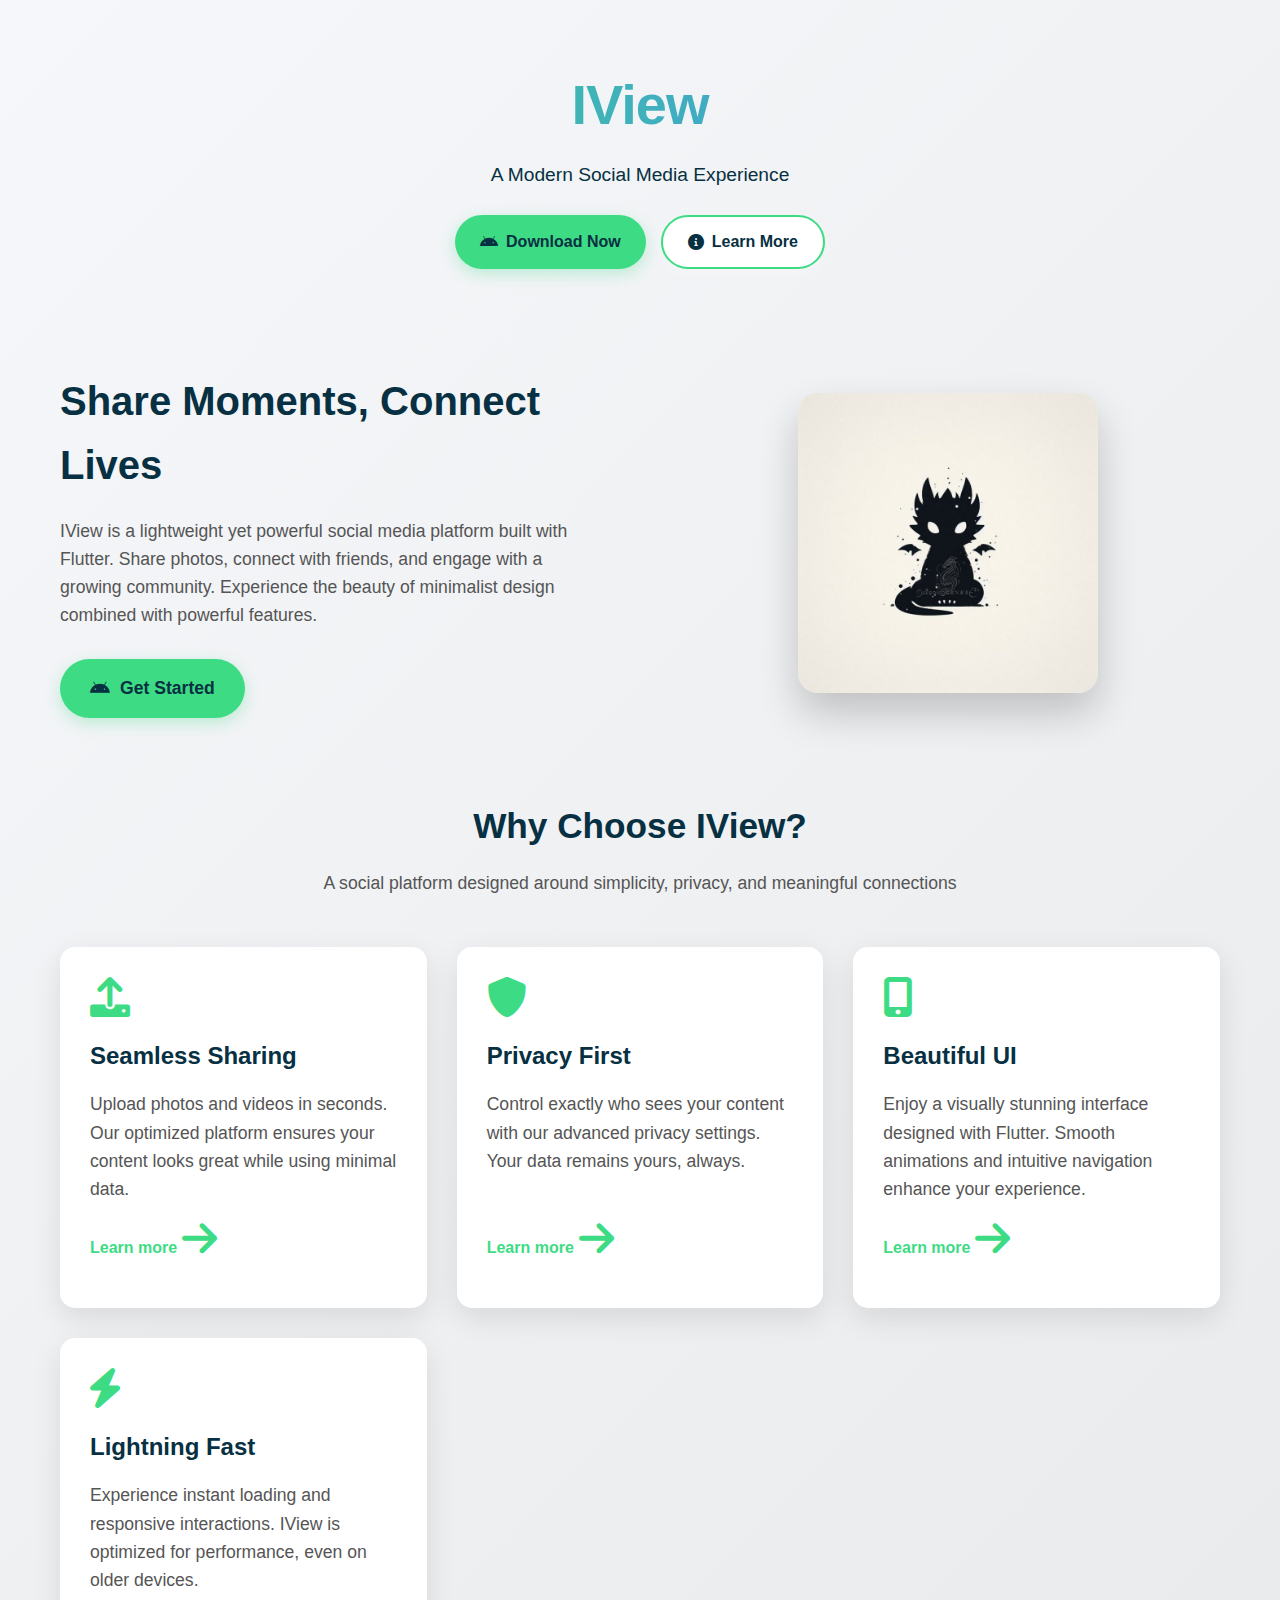
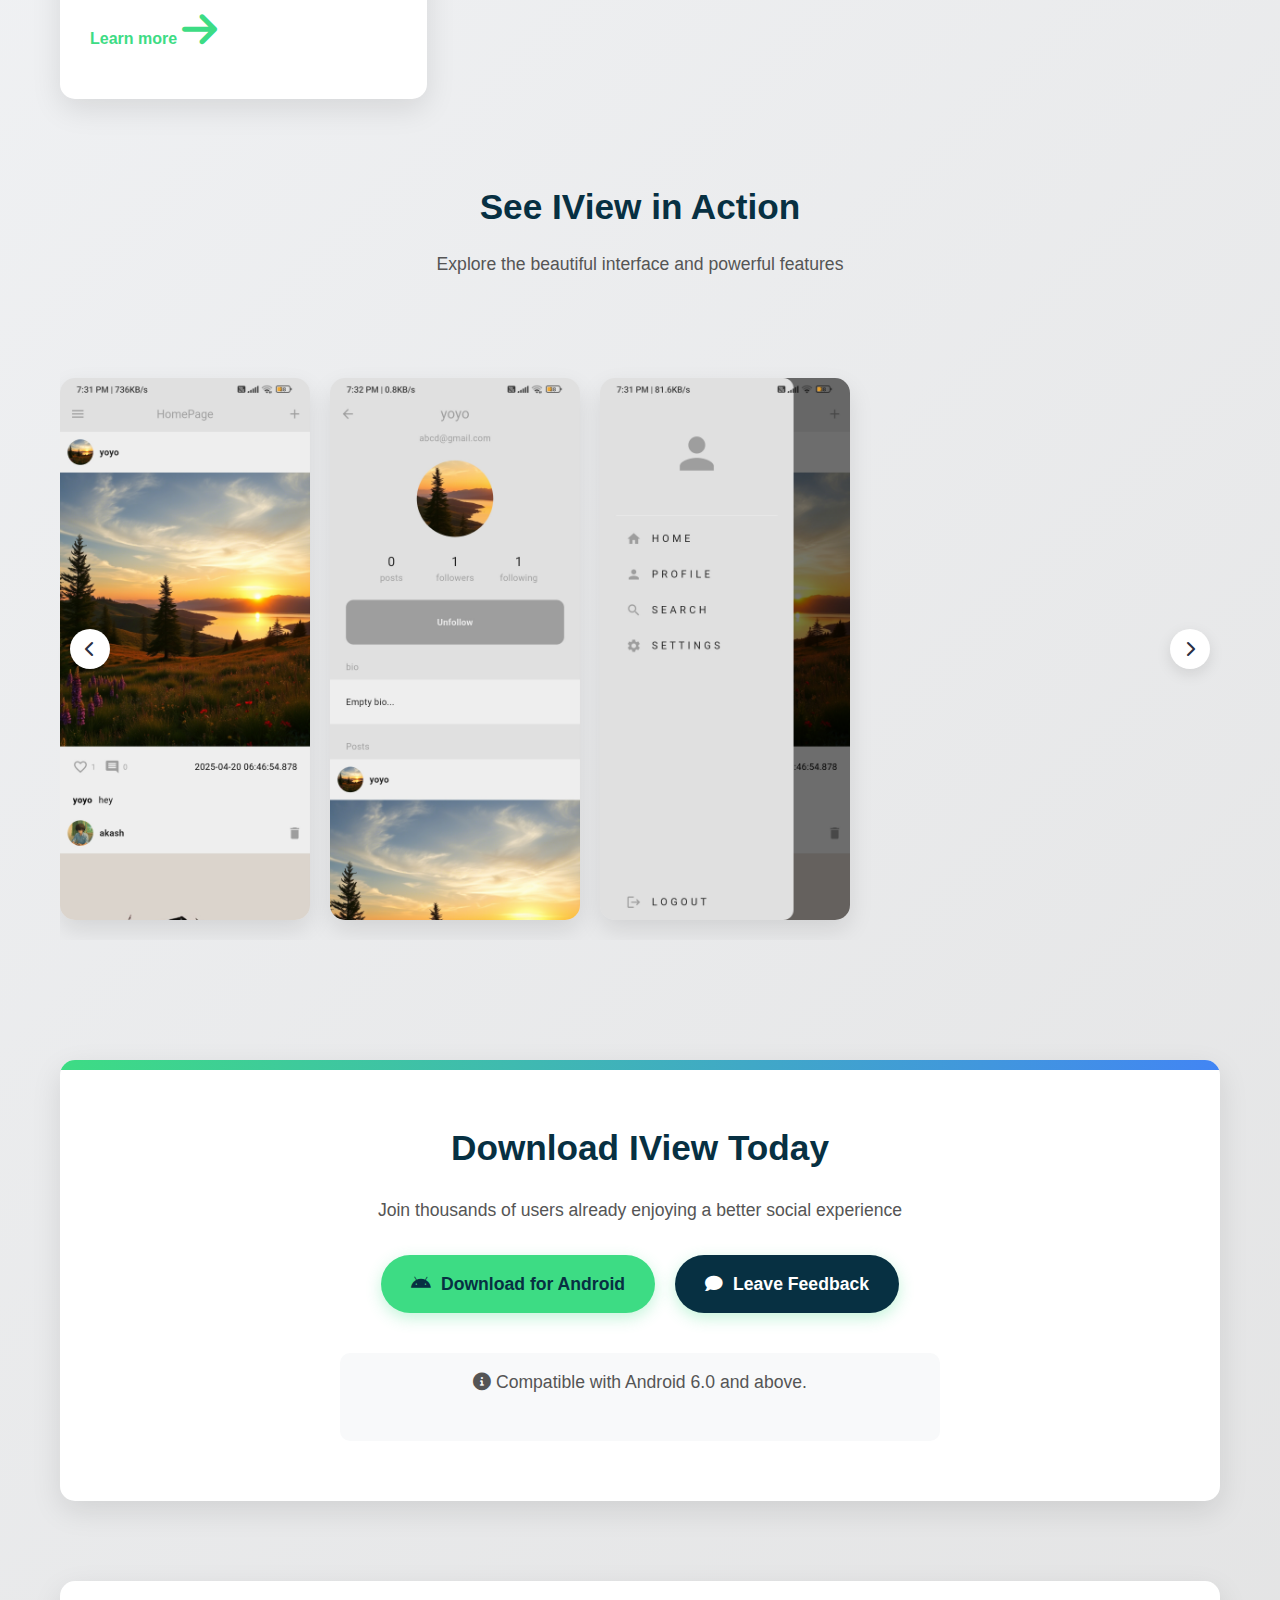
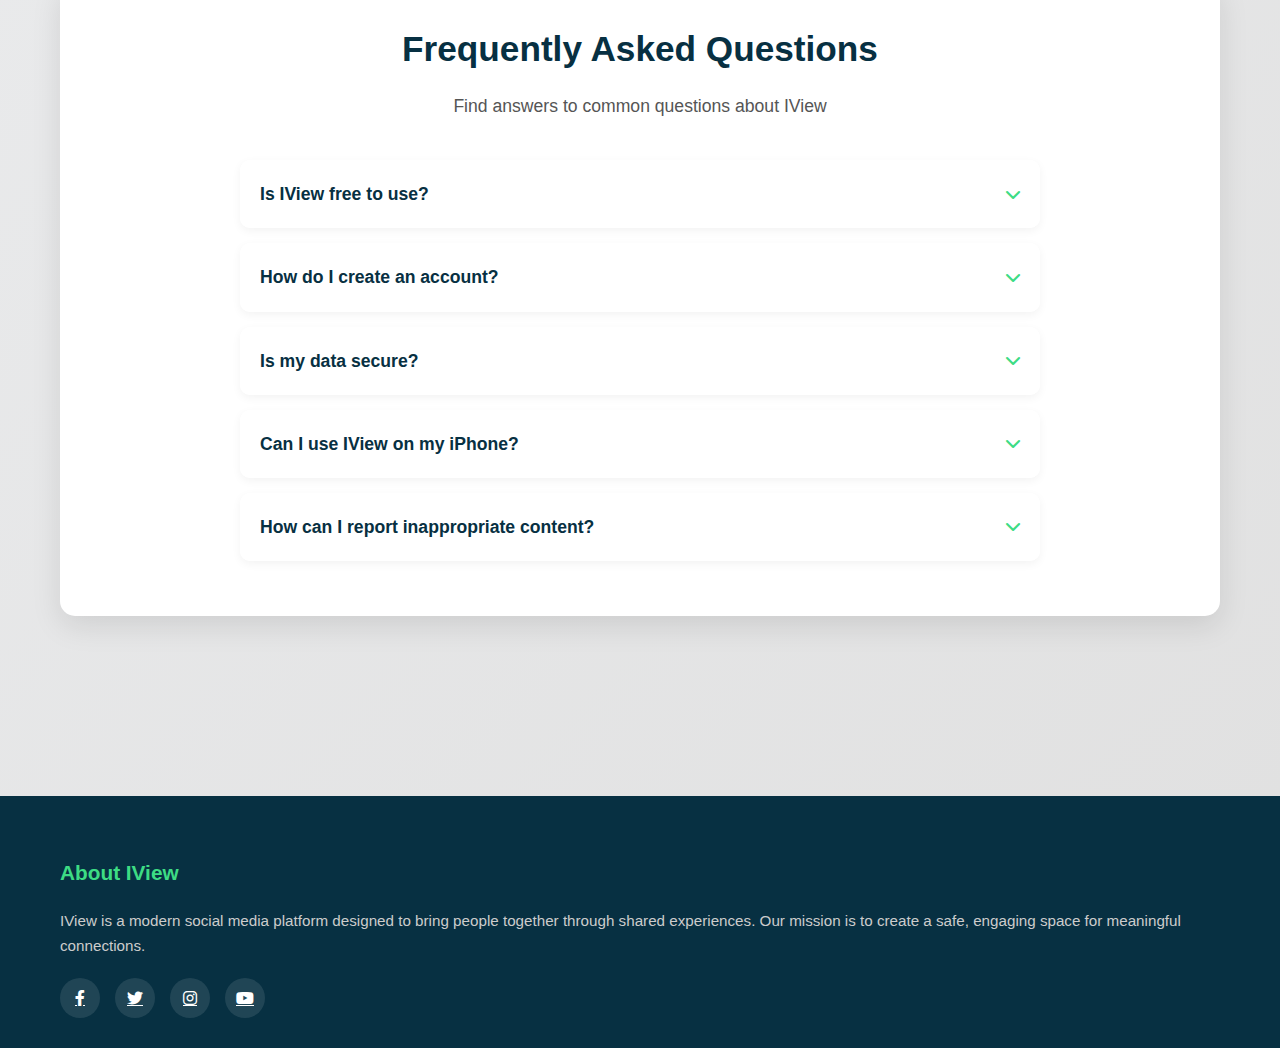
<file: index.html>
<!DOCTYPE html>
<html lang="en">
<head>
    <meta charset="UTF-8">
    <meta name="viewport" content="width=device-width, initial-scale=1.0, maximum-scale=5.0">
    <title>IView - Modern Social Media App</title>
    <meta name="description" content="IView - A lightweight, feature-rich social media app built with Flutter. Download now for Android!">
    <link rel="stylesheet" href="https://cdnjs.cloudflare.com/ajax/libs/font-awesome/6.0.0-beta3/css/all.min.css">
    <style>
        :root {
            --primary-color: #3ddc84; /* Android green */
            --secondary-color: #073042;
            --accent-color: #4285f4; /* Google blue */
            --text-color: #2b2d42;
            --light-color: #f8f9fa;
            --border-radius: 15px;
            --shadow: 0 10px 30px rgba(0, 0, 0, 0.1);
        }
        
        * {
            margin: 0;
            padding: 0;
            box-sizing: border-box;
        }
        
        body {
            font-family: 'Roboto', 'Segoe UI', sans-serif;
            line-height: 1.6;
            color: var(--text-color);
            background: linear-gradient(135deg, #f5f7fa 0%, #e0e0e0 100%);
            min-height: 100vh;
        }
        
        .container {
            max-width: 1200px;
            margin: 0 auto;
            padding: 20px;
        }
        
        /* Header Section */
        header {
            text-align: center;
            padding: 40px 0;
            animation: fadeIn 1s ease-in;
        }
        
        header h1 {
            font-size: 3.5rem;
            margin-bottom: 10px;
            background: linear-gradient(to right, var(--primary-color), var(--accent-color));
            -webkit-background-clip: text;
            background-clip: text;
            color: transparent;
            letter-spacing: -1px;
        }
        
        header p {
            font-size: 1.2rem;
            color: var(--secondary-color);
            margin-bottom: 20px;
        }
        
        .header-buttons {
            display: flex;
            justify-content: center;
            gap: 15px;
            margin-top: 25px;
        }
        
        .header-btn {
            padding: 12px 25px;
            border-radius: 50px;
            text-decoration: none;
            font-weight: 600;
            transition: all 0.3s ease;
            display: inline-flex;
            align-items: center;
            gap: 8px;
        }
        
        .primary-btn {
            background: var(--primary-color);
            color: var(--secondary-color);
            box-shadow: 0 5px 15px rgba(61, 220, 132, 0.3);
        }
        
        .primary-btn:hover {
            transform: translateY(-3px);
            box-shadow: 0 8px 20px rgba(61, 220, 132, 0.4);
        }
        
        .secondary-btn {
            background: white;
            color: var(--secondary-color);
            border: 2px solid var(--primary-color);
            box-shadow: 0 5px 15px rgba(255, 255, 255, 0.3);
        }
        
        .secondary-btn:hover {
            background: var(--light-color);
            transform: translateY(-3px);
        }
        
        /* Hero Section */
        .hero-section {
            display: flex;
            align-items: center;
            justify-content: space-between;
            margin: 60px 0;
            gap: 40px;
        }
        
        .hero-content {
            flex: 1;
            padding-right: 30px;
        }
        
        .hero-content h2 {
            font-size: 2.5rem;
            margin-bottom: 20px;
            color: var(--secondary-color);
        }
        
        .hero-content p {
            font-size: 1.1rem;
            margin-bottom: 30px;
            color: #555;
        }
        
        .hero-image {
            flex: 1;
            display: flex;
            justify-content: center;
        }
        
        .app-preview {
            max-width: 300px;
            border-radius: 20px;
            box-shadow: 0 20px 40px rgba(0, 0, 0, 0.2);
            transition: transform 0.5s ease;
        }
        
        .app-preview:hover {
            transform: translateY(-15px) rotate(3deg);
        }
        
        /* Features Section */
        .app-info {
            margin: 80px 0;
            text-align: center;
        }
        
        .app-info h2 {
            font-size: 2.2rem;
            margin-bottom: 15px;
            color: var(--secondary-color);
        }
        
        .app-info p {
            max-width: 700px;
            margin: 0 auto 40px;
            font-size: 1.1rem;
            color: #555;
        }
        
        .features {
            display: grid;
            grid-template-columns: repeat(auto-fit, minmax(300px, 1fr));
            gap: 30px;
            margin: 50px 0;
        }
        
        .feature-card {
            background: white;
            padding: 30px;
            border-radius: var(--border-radius);
            box-shadow: var(--shadow);
            transition: transform 0.3s ease, box-shadow 0.3s ease;
            text-align: left;
            display: flex;
            flex-direction: column;
            height: 100%;
        }
        
        .feature-card:hover {
            transform: translateY(-10px);
            box-shadow: 0 15px 30px rgba(0, 0, 0, 0.15);
        }
        
        .feature-card i {
            font-size: 2.5rem;
            margin-bottom: 20px;
            color: var(--primary-color);
        }
        
        .feature-card h3 {
            font-size: 1.5rem;
            margin-bottom: 15px;
            color: var(--secondary-color);
        }
        
        .feature-card p {
            color: #555;
            margin-bottom: 15px;
            flex-grow: 1;
        }
        
        .learn-more {
            display: inline-flex;
            align-items: center;
            color: var(--primary-color);
            font-weight: 600;
            gap: 5px;
            text-decoration: none;
            margin-top: auto;
            transition: gap 0.3s ease;
        }
        
        .learn-more:hover {
            gap: 8px;
        }
        
        /* Screenshots Section */
        .app-screenshots {
            margin: 80px 0;
            text-align: center;
        }
        
        .app-screenshots h2 {
            font-size: 2.2rem;
            margin-bottom: 15px;
            color: var(--secondary-color);
        }
        
        .app-screenshots p {
            max-width: 700px;
            margin: 0 auto 40px;
            font-size: 1.1rem;
            color: #555;
        }
        
        .screenshot-container {
            position: relative;
            padding: 40px 0;
        }
        
        .screenshot-gallery {
            display: flex;
            gap: 20px;
            overflow-x: auto;
            padding: 20px 0;
            scroll-snap-type: x mandatory;
            scrollbar-width: thin;
            scrollbar-color: var(--primary-color) #ddd;
            margin: 0 auto;
        }
        
        .screenshot {
            width: 250px;
            border-radius: 15px;
            box-shadow: 0 10px 25px rgba(0, 0, 0, 0.1);
            transition: transform 0.3s ease, box-shadow 0.3s ease;
            scroll-snap-align: center;
            flex-shrink: 0;
        }
        
        .screenshot:hover {
            transform: scale(1.05);
            box-shadow: 0 15px 35px rgba(0, 0, 0, 0.2);
        }
        
        .screenshot-nav {
            position: absolute;
            top: 50%;
            transform: translateY(-50%);
            width: 40px;
            height: 40px;
            background: white;
            border-radius: 50%;
            display: flex;
            align-items: center;
            justify-content: center;
            box-shadow: 0 5px 15px rgba(0, 0, 0, 0.1);
            cursor: pointer;
            transition: transform 0.3s ease, box-shadow 0.3s ease;
            z-index: 10;
        }
        
        .screenshot-nav:hover {
            transform: translateY(-50%) scale(1.1);
            box-shadow: 0 8px 20px rgba(0, 0, 0, 0.15);
        }
        
        .screenshot-prev {
            left: 10px;
        }
        
        .screenshot-next {
            right: 10px;
        }
        
        /* Download Section */
        .download-section {
            text-align: center;
            margin: 80px 0;
            padding: 60px 40px;
            background: white;
            border-radius: var(--border-radius);
            box-shadow: var(--shadow);
            position: relative;
            overflow: hidden;
        }
        
        .download-section:before {
            content: '';
            position: absolute;
            top: 0;
            left: 0;
            width: 100%;
            height: 10px;
            background: linear-gradient(to right, var(--primary-color), var(--accent-color));
        }
        
        .download-section h2 {
            font-size: 2.2rem;
            margin-bottom: 20px;
            color: var(--secondary-color);
        }
        
        .download-section p {
            max-width: 700px;
            margin: 0 auto 30px;
            font-size: 1.1rem;
            color: #555;
        }
        
        .download-options {
            display: flex;
            justify-content: center;
            gap: 20px;
            margin-bottom: 40px;
            flex-wrap: wrap;
        }
        
        .download-btn {
            display: inline-flex;
            align-items: center;
            gap: 10px;
            background: var(--primary-color);
            color: var(--secondary-color);
            padding: 15px 30px;
            border-radius: 50px;
            text-decoration: none;
            font-weight: bold;
            transition: all 0.3s ease;
            box-shadow: 0 5px 15px rgba(61, 220, 132, 0.3);
            font-size: 1.1rem;
        }
        
        .download-btn:hover {
            background: var(--accent-color);
            color: white;
            transform: translateY(-5px);
            box-shadow: 0 10px 20px rgba(61, 220, 132, 0.4);
        }
        
        .download-info {
            margin-top: 20px;
            padding: 15px;
            background: #f8f9fa;
            border-radius: 10px;
            font-size: 0.9rem;
            color: #666;
            max-width: 600px;
            margin: 0 auto;
        }
        
        /* FAQ Section */
        .faq-section {
            margin: 80px 0;
            padding: 40px;
            background: white;
            border-radius: var(--border-radius);
            box-shadow: var(--shadow);
        }
        
        .faq-section h2 {
            font-size: 2.2rem;
            margin-bottom: 15px;
            color: var(--secondary-color);
            text-align: center;
        }
        
        .faq-section p {
            max-width: 700px;
            margin: 0 auto 40px;
            font-size: 1.1rem;
            color: #555;
            text-align: center;
        }
        
        .faq-container {
            max-width: 800px;
            margin: 0 auto;
        }
        
        .faq-item {
            margin-bottom: 15px;
            border-radius: 10px;
            overflow: hidden;
            box-shadow: 0 3px 10px rgba(0, 0, 0, 0.05);
            background: white;
        }
        
        .faq-question {
            padding: 20px;
            background: white;
            display: flex;
            justify-content: space-between;
            align-items: center;
            cursor: pointer;
            transition: background-color 0.3s ease;
        }
        
        .faq-question:hover {
            background-color: #f9f9f9;
        }
        
        .faq-question h3 {
            margin: 0;
            font-size: 1.1rem;
            color: var(--secondary-color);
        }
        
        .faq-toggle {
            color: var(--primary-color);
            transition: transform 0.3s ease;
        }
        
        .faq-answer {
            padding: 0 20px;
            max-height: 0;
            overflow: hidden;
            transition: max-height 0.3s ease;
        }
        
        .faq-answer p {
            padding: 0 0 20px 0;
            text-align: left;
            margin-bottom: 0;
        }
        
        /* Footer */
        footer {
            background: var(--secondary-color);
            color: white;
            padding: 60px 0 30px;
            margin-top: 80px;
        }
        
        .footer-content {
            display: grid;
            grid-template-columns: repeat(auto-fit, minmax(250px, 1fr));
            gap: 40px;
            max-width: 1200px;
            margin: 0 auto;
            padding: 0 20px;
        }
        
        .footer-column h3 {
            font-size: 1.3rem;
            margin-bottom: 20px;
            color: var(--primary-color);
        }
        
        .footer-column p {
            margin-bottom: 15px;
            color: #ccc;
            font-size: 0.95rem;
        }
        
        .footer-links {
            display: flex;
            flex-direction: column;
            gap: 10px;
        }
        
        .footer-links a {
            color: #ccc;
            text-decoration: none;
            transition: color 0.3s ease, transform 0.3s ease;
            display: inline-block;
        }
        
        .footer-links a:hover {
            color: var(--primary-color);
            transform: translateX(5px);
        }
        
        .social-links {
            display: flex;
            gap: 15px;
            margin-top: 20px;
        }
        
        .social-links a {
            display: flex;
            align-items: center;
            justify-content: center;
            width: 40px;
            height: 40px;
            border-radius: 50%;
            background: rgba(255, 255, 255, 0.1);
            color: white;
            transition: all 0.3s ease;
        }
        
        .social-links a:hover {
            background: var(--primary-color);
            transform: translateY(-3px);
        }
        
        .copyright {
            text-align: center;
            padding-top: 30px;
            margin-top: 40px;
            border-top: 1px solid rgba(255, 255, 255, 0.1);
            color: #aaa;
            font-size: 0.9rem;
        }
        
        /* Animations */
        @keyframes fadeIn {
            from {
                opacity: 0;
            }
            to {
                opacity: 1;
            }
        }
        
        @keyframes slideInUp {
            from {
                transform: translateY(50px);
                opacity: 0;
            }
            to {
                transform: translateY(0);
                opacity: 1;
            }
        }
        
        .feature-card, .download-section, .faq-section {
            animation: slideInUp 0.6s ease forwards;
        }
        
        .feature-card:nth-child(2) {
            animation-delay: 0.2s;
        }
        
        .feature-card:nth-child(3) {
            animation-delay: 0.4s;
        }
        
        /* Floating Newsletter */
        .newsletter {
            position: fixed;
            bottom: 20px;
            right: 20px;
            background: white;
            border-radius: 10px;
            box-shadow: 0 5px 30px rgba(0, 0, 0, 0.2);
            padding: 20px;
            z-index: 100;
            max-width: 320px;
            transform: translateY(100%);
            opacity: 0;
            transition: transform 0.5s ease, opacity 0.5s ease;
        }
        
        .newsletter.show {
            transform: translateY(0);
            opacity: 1;
        }
        
        .newsletter h3 {
            font-size: 1.2rem;
            margin-bottom: 10px;
            color: var(--secondary-color);
        }
        
        .newsletter p {
            font-size: 0.9rem;
            margin-bottom: 15px;
            color: #555;
        }
        
        .newsletter-form {
            display: flex;
            gap: 10px;
        }
        
        .newsletter-input {
            flex: 1;
            padding: 10px;
            border: 1px solid #ddd;
            border-radius: 5px;
            font-size: 0.9rem;
        }
        
        .newsletter-btn {
            background: var(--primary-color);
            color: var(--secondary-color);
            border: none;
            border-radius: 5px;
            padding: 10px 15px;
            font-weight: bold;
            cursor: pointer;
            transition: all 0.3s ease;
        }
        
        .newsletter-btn:hover {
            background: var(--accent-color);
            color: white;
        }
        
        .newsletter-close {
            position: absolute;
            top: 10px;
            right: 10px;
            background: none;
            border: none;
            color: #aaa;
            cursor: pointer;
            font-size: 1.1rem;
            transition: color 0.3s ease;
        }
        
        .newsletter-close:hover {
            color: var(--secondary-color);
        }
        
        /* Responsive Design */
        @media (max-width: 1024px) {
            .container {
                padding: 15px;
            }
            
            header {
                padding: 30px 0;
            }
            
            .hero-section {
                flex-direction: column;
                text-align: center;
                gap: 30px;
            }
            
            .hero-content {
                padding-right: 0;
            }
        }
        
        @media (max-width: 768px) {
            header h1 {
                font-size: 2.5rem;
            }
            
            header p {
                font-size: 1rem;
            }
            
            .hero-content h2 {
                font-size: 2rem;
            }
            
            .app-info h2, .app-screenshots h2, .download-section h2, .faq-section h2 {
                font-size: 1.8rem;
            }
            
            .app-preview {
                max-width: 250px;
            }
            
            .features {
                grid-template-columns: 1fr;
            }
            
            .screenshot {
                width: 200px;
            }
            
            .footer-content {
                grid-template-columns: 1fr;
                gap: 30px;
            }
        }
        
        @media (max-width: 480px) {
            header h1 {
                font-size: 2rem;
            }
            
            .header-buttons {
                flex-direction: column;
                gap: 10px;
            }
            
            .hero-content h2 {
                font-size: 1.6rem;
            }
            
            .app-preview {
                max-width: 200px;
            }
            
            .download-section {
                padding: 40px 20px;
            }
            
            .download-options {
                flex-direction: column;
                gap: 15px;
            }
            
            .screenshot-nav {
                display: none;
            }
            
            .newsletter {
                left: 20px;
                right: 20px;
                max-width: none;
            }
        }
    </style>
</head>
<body>
    <div class="container">
        <header>
            <h1>IView</h1>
            <p>A Modern Social Media Experience</p>
            <div class="header-buttons">
                <a href="#download" class="header-btn primary-btn">
                    <i class="fab fa-android"></i> Download Now
                </a>
                <a href="#features" class="header-btn secondary-btn">
                    <i class="fas fa-info-circle"></i> Learn More
                </a>
            </div>
        </header>
        
        <section class="hero-section">
            <div class="hero-content">
                <h2>Share Moments, Connect Lives</h2>
                <p>IView is a lightweight yet powerful social media platform built with Flutter. Share photos, connect with friends, and engage with a growing community. Experience the beauty of minimalist design combined with powerful features.</p>
                <a href="#download" class="download-btn">
                    <i class="fab fa-android"></i> Get Started
                </a>
            </div>
            <div class="hero-image">
                <img src="logo2.jpeg" alt="IView App Preview" class="app-preview">
            </div>
        </section>
        
        <section class="app-info" id="features">
            <h2>Why Choose IView?</h2>
            <p>A social platform designed around simplicity, privacy, and meaningful connections</p>
            
            <div class="features">
                <div class="feature-card">
                    <i class="fas fa-upload"></i>
                    <h3>Seamless Sharing</h3>
                    <p>Upload photos and videos in seconds. Our optimized platform ensures your content looks great while using minimal data.</p>
                    <a href="#" class="learn-more">
                        Learn more <i class="fas fa-arrow-right"></i>
                    </a>
                </div>
                
                <div class="feature-card">
                    <i class="fas fa-shield-alt"></i>
                    <h3>Privacy First</h3>
                    <p>Control exactly who sees your content with our advanced privacy settings. Your data remains yours, always.</p>
                    <a href="#" class="learn-more">
                        Learn more <i class="fas fa-arrow-right"></i>
                    </a>
                </div>
                
                <div class="feature-card">
                    <i class="fas fa-mobile-alt"></i>
                    <h3>Beautiful UI</h3>
                    <p>Enjoy a visually stunning interface designed with Flutter. Smooth animations and intuitive navigation enhance your experience.</p>
                    <a href="#" class="learn-more">
                        Learn more <i class="fas fa-arrow-right"></i>
                    </a>
                </div>
                
                <div class="feature-card">
                    <i class="fas fa-bolt"></i>
                    <h3>Lightning Fast</h3>
                    <p>Experience instant loading and responsive interactions. IView is optimized for performance, even on older devices.</p>
                    <a href="#" class="learn-more">
                        Learn more <i class="fas fa-arrow-right"></i>
                    </a>
                </div>
            </div>
        </section>
        
        <section class="app-screenshots">
            <h2>See IView in Action</h2>
            <p>Explore the beautiful interface and powerful features</p>
            
            <div class="screenshot-container">
                <div class="screenshot-nav screenshot-prev">
                    <i class="fas fa-chevron-left"></i>
                </div>
                
                <div class="screenshot-gallery">
                    <img src="s1.jpg" alt="IView Feed Screen" class="screenshot">
                    <img src="s2.jpg" alt="IView Profile Screen" class="screenshot">
                    <img src="s3.jpg" alt="IView Messaging Screen" class="screenshot">
                    
                </div>
                
                <div class="screenshot-nav screenshot-next">
                    <i class="fas fa-chevron-right"></i>
                </div>
            </div>
        </section>
        
        <section class="download-section" id="download">
            <h2>Download IView Today</h2>
            <p>Join thousands of users already enjoying a better social experience</p>
            
            <div class="download-options">
                <a href="iview.apk" class="download-btn" id="downloadButton">
                    <i class="fab fa-android"></i> Download for Android
                </a>
                
                <a href="feedback.html" class="download-btn" style="background: var(--secondary-color); color: white;">
                    <i class="fas fa-comment"></i> Leave Feedback
                </a>
            </div>
            
            <div class="download-info">
                <p><i class="fas fa-info-circle"></i> Compatible with Android 6.0 and above.</p>
            </div>
        </section>
        
        <section class="faq-section">
            <h2>Frequently Asked Questions</h2>
            <p>Find answers to common questions about IView</p>
            
            <div class="faq-container">
                <div class="faq-item">
                    <div class="faq-question">
                        <h3>Is IView free to use?</h3>
                        <span class="faq-toggle"><i class="fas fa-chevron-down"></i></span>
                    </div>
                    <div class="faq-answer">
                        <p>Yes, IView is completely free to download and use. There are no hidden charges or subscription fees. We believe that social connections should be accessible to everyone.</p>
                    </div>
                </div>
                
                <div class="faq-item">
                    <div class="faq-question">
                        <h3>How do I create an account?</h3>
                        <span class="faq-toggle"><i class="fas fa-chevron-down"></i></span>
                    </div>
                    <div class="faq-answer">
                        <p>After downloading the app, open it and tap on "Sign Up". You can create an account using your email or connect with your Google account for a faster setup process. Follow the simple steps to complete your profile.</p>
                    </div>
                </div>
                
                <div class="faq-item">
                    <div class="faq-question">
                        <h3>Is my data secure?</h3>
                        <span class="faq-toggle"><i class="fas fa-chevron-down"></i></span>
                    </div>
                    <div class="faq-answer">
                        <p>We take security seriously. All your data is encrypted and stored securely. We never share your personal information with third parties without your consent. You can review our comprehensive privacy policy for more details.</p>
                    </div>
                </div>
                
                <div class="faq-item">
                    <div class="faq-question">
                        <h3>Can I use IView on my iPhone?</h3>
                        <span class="faq-toggle"><i class="fas fa-chevron-down"></i></span>
                    </div>
                    <div class="faq-answer">
                        <p>Currently, IView is only available for Android devices. We're working on an iOS version that will be released in the near future. Sign up for our newsletter to be notified when it becomes available.</p>
                    </div>
                </div>
                
                <div class="faq-item">
                    <div class="faq-question">
                        <h3>How can I report inappropriate content?</h3>
                        <span class="faq-toggle"><i class="fas fa-chevron-down"></i></span>
                    </div>
                    <div class="faq-answer">
                        <p>We strive to maintain a positive community. If you encounter any inappropriate content, simply tap the three dots menu on the post and select "Report". Our moderation team will review it promptly.</p>
                    </div>
                </div>
            </div>
        </section>
    </div>
    
    <footer>
        <div class="footer-content">
            <div class="footer-column">
                <h3>About IView</h3>
                <p>IView is a modern social media platform designed to bring people together through shared experiences. Our mission is to create a safe, engaging space for meaningful connections.</p>
                <div class="social-links">
                    <a href="#" aria-label="Facebook"><i class="fab fa-facebook-f"></i></a>
                    <a href="#" aria-label="Twitter"><i class="fab fa-twitter"></i></a>
                    <a href="#" aria-label="Instagram"><i class="fab fa-instagram"></i></a>
                    <a href="#" aria-label="YouTube"><i class="fab fa-youtube"></i></a>
</file>
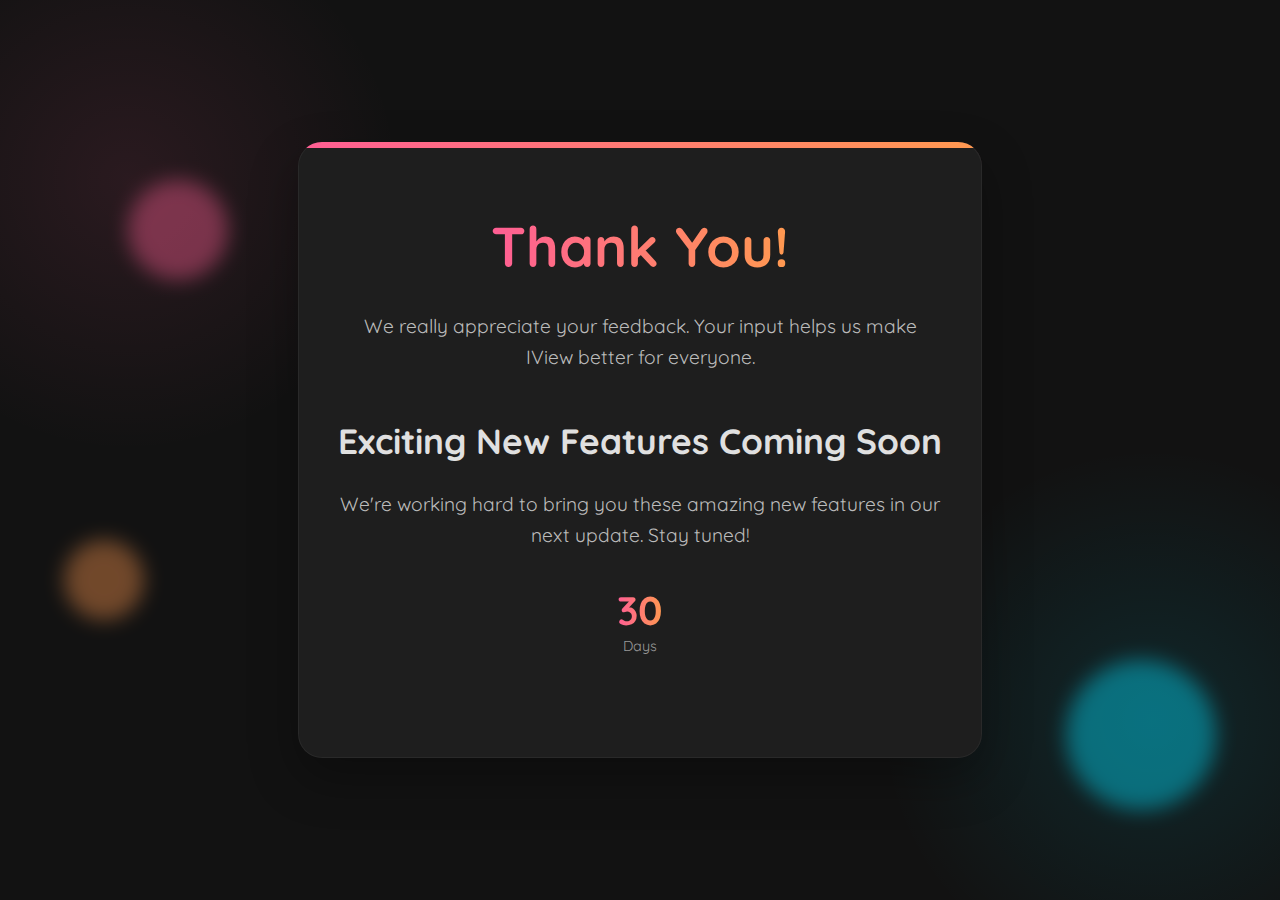
<file: coming-soon.html>
<!DOCTYPE html>
<html lang="en">
<head>
    <meta charset="UTF-8">
    <meta name="viewport" content="width=device-width, initial-scale=1.0, maximum-scale=5.0">
    <title>IView - Coming Soon</title>
    <link rel="stylesheet" href="https://cdnjs.cloudflare.com/ajax/libs/font-awesome/6.0.0-beta3/css/all.min.css">
    <link rel="preconnect" href="https://fonts.googleapis.com">
    <link rel="preconnect" href="https://fonts.gstatic.com" crossorigin>
    <link href="https://fonts.googleapis.com/css2?family=Quicksand:wght@400;500;600;700&display=swap" rel="stylesheet">
    <style>
        :root {
            --primary-color: #FF5E94; /* Pink */
            --secondary-color: #121212; /* Dark background */
            --accent-color: #00E0FF; /* Cyan */
            --gradient-start: #FF5E94;
            --gradient-end: #FF9950; /* Orange */
            --text-color: #E0E0E0;
            --card-color: #1E1E1E;
            --border-color: #333333;
        }
        
        * {
            margin: 0;
            padding: 0;
            box-sizing: border-box;
        }
        
        body {
            font-family: 'Quicksand', sans-serif;
            line-height: 1.6;
            color: var(--text-color);
            background-color: var(--secondary-color);
            background-image: 
                radial-gradient(circle at 10% 20%, rgba(255, 94, 148, 0.1) 0%, transparent 20%),
                radial-gradient(circle at 90% 80%, rgba(0, 224, 255, 0.1) 0%, transparent 20%),
                radial-gradient(circle at 50% 50%, rgba(255, 153, 80, 0.05) 0%, transparent 30%);
            min-height: 100vh;
            overflow-x: hidden;
            display: flex;
            flex-direction: column;
            justify-content: center;
            align-items: center;
        }
        
        .container {
            max-width: 1200px;
            margin: 0 auto;
            padding: 20px;
            text-align: center;
        }
        
        .coming-soon-card {
            max-width: 800px;
            margin: 40px auto;
            padding: 60px 40px;
            background: var(--card-color);
            border-radius: 24px;
            box-shadow: 
                0 20px 50px rgba(0, 0, 0, 0.3),
                0 0 0 1px rgba(255, 255, 255, 0.05) inset;
            position: relative;
            overflow: hidden;
            animation: fadeIn 1s ease forwards;
        }
        
        .coming-soon-card::before {
            content: '';
            position: absolute;
            top: 0;
            left: 0;
            width: 100%;
            height: 6px;
            background: linear-gradient(to right, var(--gradient-start), var(--gradient-end));
            z-index: 2;
        }
        
        .coming-soon-card::after {
            content: '';
            position: absolute;
            width: 300px;
            height: 300px;
            background: radial-gradient(circle, rgba(255, 94, 148, 0.1) 0%, transparent 70%);
            top: -150px;
            right: -150px;
            border-radius: 50%;
            z-index: -1;
        }
        
        .thank-you-message {
            margin-bottom: 40px;
        }
        
        h1 {
            font-size: 3.5rem;
            font-weight: 700;
            margin-bottom: 20px;
            background: linear-gradient(to right, var(--gradient-start), var(--gradient-end));
            -webkit-background-clip: text;
            background-clip: text;
            color: transparent;
            position: relative;
            display: inline-block;
        }
        
        h2 {
            font-size: 2.2rem;
            color: var(--text-color);
            margin-bottom: 20px;
        }
        
        p {
            font-size: 1.2rem;
            color: #BBB;
            margin-bottom: 30px;
            max-width: 600px;
            margin-left: auto;
            margin-right: auto;
        }
        
        .features-list {
            display: grid;
            grid-template-columns: repeat(auto-fit, minmax(250px, 1fr));
            gap: 30px;
            margin: 50px 0;
            text-align: left;
        }
        
        .feature-item {
            background: rgba(0, 0, 0, 0.2);
            padding: 25px;
            border-radius: 16px;
            border: 1px solid var(--border-color);
            transition: all 0.3s ease;
            position: relative;
            overflow: hidden;
        }
        
        .feature-item:hover {
            transform: translateY(-5px);
            box-shadow: 0 10px 30px rgba(0, 0, 0, 0.3);
            border-color: var(--primary-color);
        }
        
        .feature-item::before {
            content: '';
            position: absolute;
            top: 0;
            left: 0;
            width: 4px;
            height: 100%;
            background: linear-gradient(to bottom, var(--gradient-start), var(--gradient-end));
        }
        
        .feature-item i {
            font-size: 2.5rem;
            margin-bottom: 15px;
            background: linear-gradient(to right, var(--gradient-start), var(--gradient-end));
            -webkit-background-clip: text;
            background-clip: text;
            color: transparent;
        }
        
        .feature-item h3 {
            font-size: 1.4rem;
            margin-bottom: 10px;
            color: var(--text-color);
        }
        
        .feature-item p {
            font-size: 1rem;
            color: #999;
            margin-bottom: 0;
        }
        
        .coming-soon-badge {
            display: inline-block;
            background: rgba(255, 94, 148, 0.2);
            color: var(--primary-color);
            padding: 5px 12px;
            border-radius: 20px;
            font-size: 0.8rem;
            font-weight: 600;
            margin-top: 10px;
        }
        
        .back-home {
            display: inline-block;
            background: linear-gradient(to right, var(--gradient-start), var(--gradient-end));
            color: white;
            padding: 16px 35px;
            border-radius: 50px;
            text-decoration: none;
            font-weight: 700;
            transition: all 0.3s ease;
            font-size: 1.1rem;
            box-shadow: 0 10px 20px rgba(255, 94, 148, 0.3);
            margin-top: 40px;
        }
        
        .back-home:hover {
            transform: translateY(-5px);
            box-shadow: 0 15px 30px rgba(255, 94, 148, 0.4);
        }
        
        .back-home i {
            margin-right: 10px;
        }
        
        .countdown {
            display: flex;
            justify-content: center;
            gap: 20px;
            margin: 40px 0;
        }
        
        .countdown-item {
            display: flex;
            flex-direction: column;
            align-items: center;
            min-width: 80px;
        }
        
        .countdown-number {
            font-size: 2.5rem;
            font-weight: 700;
            background: linear-gradient(to right, var(--gradient-start), var(--gradient-end));
            -webkit-background-clip: text;
            background-clip: text;
            color: transparent;
            line-height: 1;
        }
        
        .countdown-label {
            font-size: 0.9rem;
            color: #999;
            margin-top: 5px;
        }
        
        .newsletter-form {
            max-width: 500px;
            margin: 40px auto;
            display: flex;
            gap: 10px;
        }
        
        .newsletter-input {
            flex: 1;
            padding: 15px 20px;
            border-radius: 50px;
            border: 1px solid var(--border-color);
            background: rgba(0, 0, 0, 0.2);
            color: var(--text-color);
            font-family: 'Quicksand', sans-serif;
            font-size: 1rem;
        }
        
        .newsletter-input:focus {
            outline: none;
            border-color: var(--primary-color);
        }
        
        .newsletter-btn {
            background: linear-gradient(to right, var(--gradient-start), var(--gradient-end));
            color: white;
            border: none;
            padding: 15px 25px;
            border-radius: 50px;
            font-weight: 600;
            cursor: pointer;
            font-family: 'Quicksand', sans-serif;
            transition: all 0.3s ease;
        }
        
        .newsletter-btn:hover {
            transform: translateY(-3px);
            box-shadow: 0 10px 20px rgba(255, 94, 148, 0.3);
        }
        
        /* Floating elements animation */
        .floating-element {
            position: absolute;
            border-radius: 50%;
            z-index: -1;
            opacity: 0.4;
            filter: blur(10px);
        }
        
        .float-1 {
            width: 100px;
            height: 100px;
            background: var(--primary-color);
            top: 20%;
            left: 10%;
            animation: float 15s infinite alternate;
        }
        
        .float-2 {
            width: 150px;
            height: 150px;
            background: var(--accent-color);
            bottom: 10%;
            right: 5%;
            animation: float 20s infinite alternate-reverse;
        }
        
        .float-3 {
            width: 80px;
            height: 80px;
            background: var(--gradient-end);
            top: 60%;
            left: 5%;
            animation: float 12s infinite alternate-reverse;
        }
        
        @keyframes float {
            0% {
                transform: translate(0, 0);
            }
            100% {
                transform: translate(30px, 30px);
            }
        }
        
        @keyframes fadeIn {
            from {
                opacity: 0;
                transform: translateY(30px);
            }
            to {
                opacity: 1;
                transform: translateY(0);
            }
        }
        
        footer {
            text-align: center;
            padding: 30px 0;
            color: #777;
            font-size: 0.95rem;
            position: relative;
            margin-top: 40px;
        }
        
        /* Responsive styles */
        @media (max-width: 768px) {
            h1 {
                font-size: 2.8rem;
            }
            
            h2 {
                font-size: 1.8rem;
            }
            
            p {
                font-size: 1.1rem;
            }
            
            .coming-soon-card {
                padding: 40px 30px;
            }
            
            .countdown {
                gap: 15px;
            }
            
            .countdown-number {
                font-size: 2rem;
            }
            
            .newsletter-form {
                flex-direction: column;
            }
            
            .newsletter-btn {
                width: 100%;
            }
        }
        
        @media (max-width: 480px) {
            h1 {
                font-size: 2.2rem;
            }
            
            h2 {
                font-size: 1.5rem;
            }
            
            p {
                font-size: 1rem;
            }
            
            .coming-soon-card {
                padding: 30px 20px;
            }
            
            .countdown-item {
                min-width: 60px;
            }
            
            .countdown-number {
                font-size: 1.5rem;
            }
            
            .feature-item {
                padding: 20px;
            }
            
            .feature-item i {
                font-size: 2rem;
            }
            
            .feature-item h3 {
                font-size: 1.2rem;
            }
        }
    </style>
</head>
<body>
    <!-- Floating background elements -->
    <div class="floating-element float-1"></div>
    <div class="floating-element float-2"></div>
    <div class="floating-element float-3"></div>
    
    <div class="container">
        <div class="coming-soon-card">
            <div class="thank-you-message">
                <h1>Thank You!</h1>
                <p>We really appreciate your feedback. Your input helps us make IView better for everyone.</p>
            </div>
            
            <h2>Exciting New Features Coming Soon</h2>
            <p>We're working hard to bring you these amazing new features in our next update. Stay tuned!</p>
            
            <div class="countdown">
                <div class="countdown-item">
                    <div class="countdown-number" id="days">30</div>
                    <div class="countdown-label">Days</div>
</file>
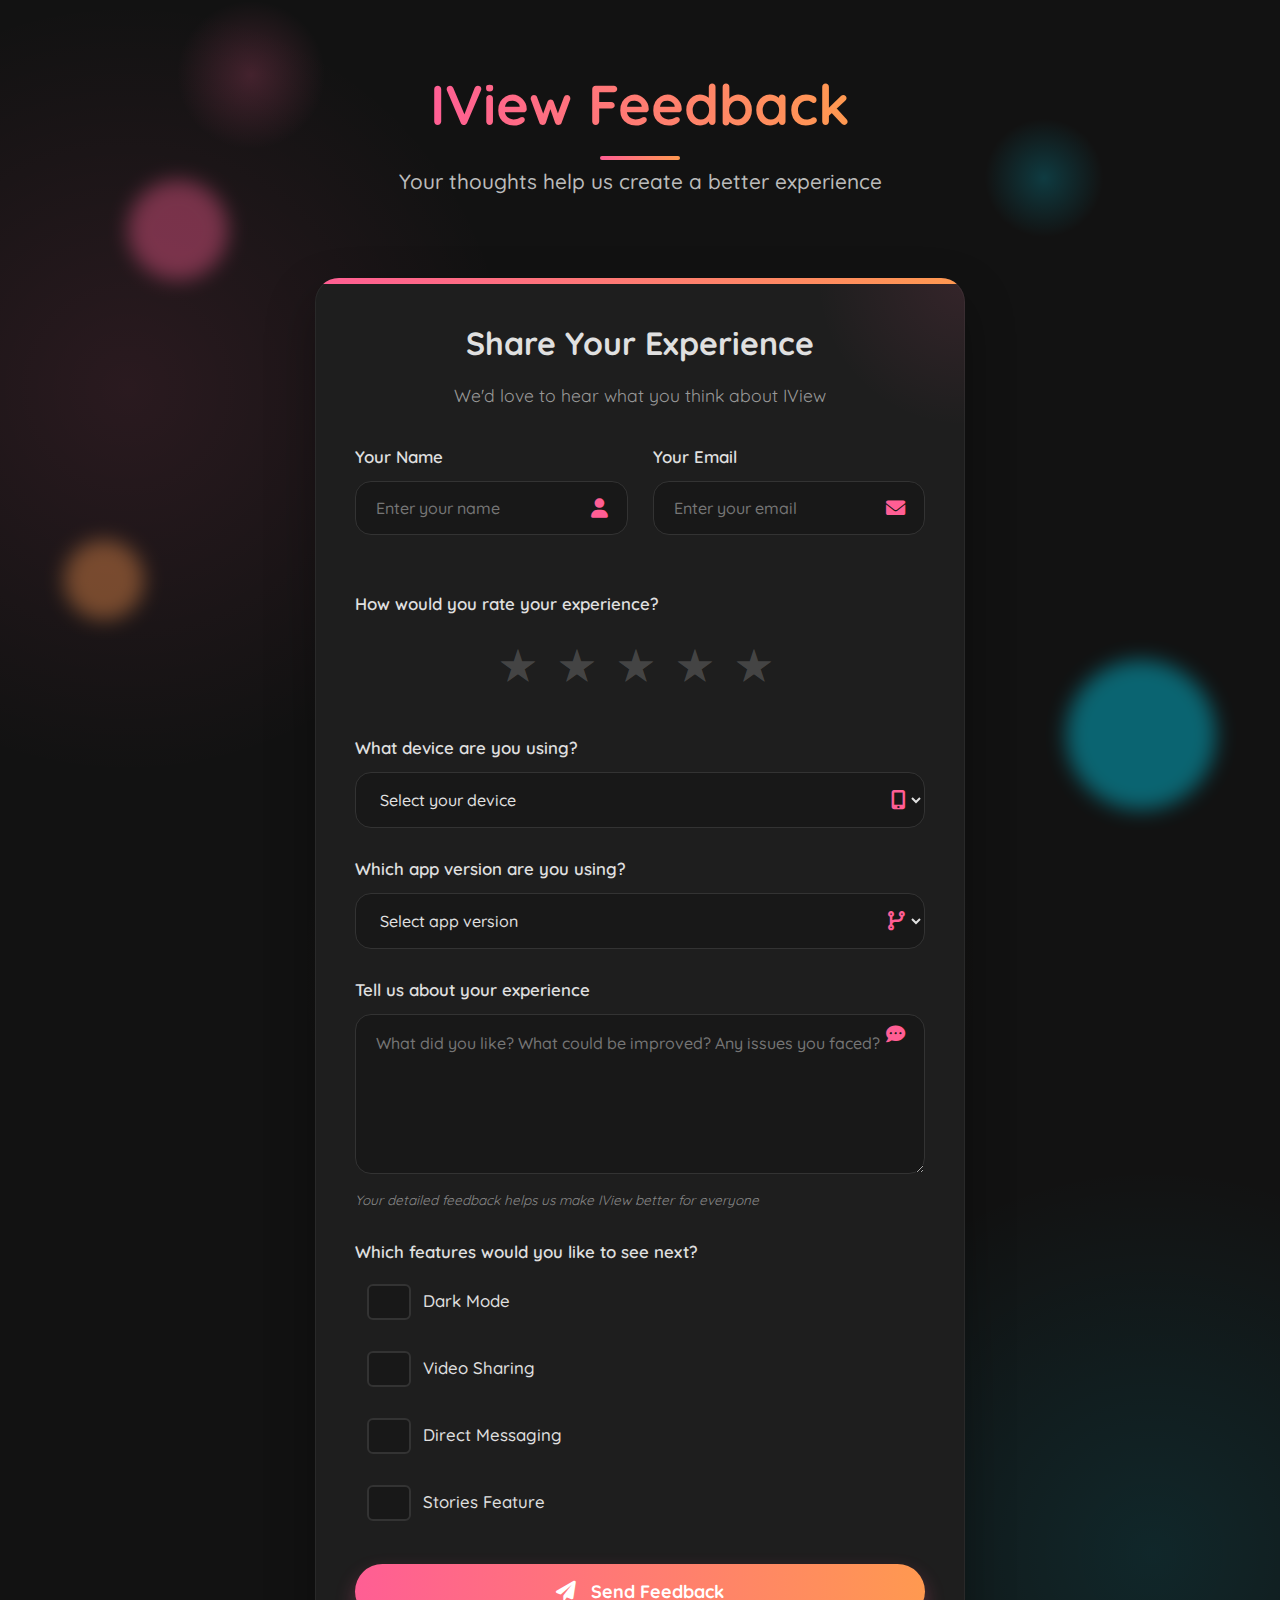
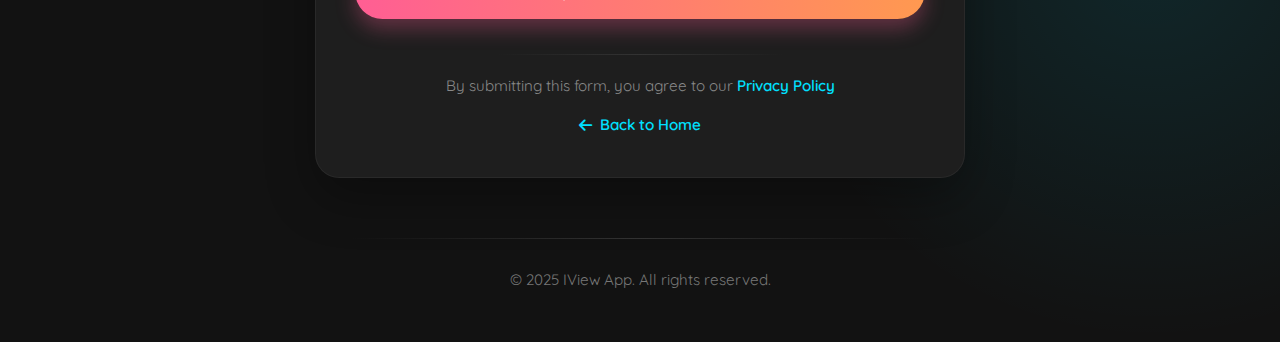
<file: feedback.html>
<!DOCTYPE html>
<html lang="en">
<head>
    <meta charset="UTF-8">
    <meta name="viewport" content="width=device-width, initial-scale=1.0, maximum-scale=5.0">
    <title>IView - App Feedback</title>
    <link rel="stylesheet" href="styles.css">
    <link rel="stylesheet" href="https://cdnjs.cloudflare.com/ajax/libs/font-awesome/6.0.0-beta3/css/all.min.css">
    <link rel="preconnect" href="https://fonts.googleapis.com">
    <link rel="preconnect" href="https://fonts.gstatic.com" crossorigin>
    <link href="https://fonts.googleapis.com/css2?family=Quicksand:wght@400;500;600;700&display=swap" rel="stylesheet">
    <style>
        :root {
            --primary-color: #FF5E94; /* Pink */
            --secondary-color: #121212; /* Dark background */
            --accent-color: #00E0FF; /* Cyan */
            --gradient-start: #FF5E94;
            --gradient-end: #FF9950; /* Orange */
            --text-color: #E0E0E0;
            --card-color: #1E1E1E;
            --border-color: #333333;
            --star-color: #FFD700; /* Gold */
            --success-color: #64FFDA; /* Teal */
        }
        
        * {
            margin: 0;
            padding: 0;
            box-sizing: border-box;
        }
        
        body {
            font-family: 'Quicksand', sans-serif;
            line-height: 1.6;
            color: var(--text-color);
            background-color: var(--secondary-color);
            background-image: 
                radial-gradient(circle at 10% 20%, rgba(255, 94, 148, 0.1) 0%, transparent 20%),
                radial-gradient(circle at 90% 80%, rgba(0, 224, 255, 0.1) 0%, transparent 20%),
                radial-gradient(circle at 50% 50%, rgba(255, 153, 80, 0.05) 0%, transparent 30%);
            min-height: 100vh;
            overflow-x: hidden;
        }
        
        .container {
            max-width: 1200px;
            margin: 0 auto;
            padding: 20px;
        }
        
        header {
            text-align: center;
            padding: 40px 0;
            position: relative;
        }
        
        header::before {
            content: '';
            position: absolute;
            width: 150px;
            height: 150px;
            background: radial-gradient(circle, rgba(255, 94, 148, 0.2) 0%, transparent 70%);
            top: -20px;
            left: 10%;
            border-radius: 50%;
            z-index: -1;
            animation: pulse 8s infinite alternate;
        }
        
        header::after {
            content: '';
            position: absolute;
            width: 120px;
            height: 120px;
            background: radial-gradient(circle, rgba(0, 224, 255, 0.2) 0%, transparent 70%);
            bottom: 0;
            right: 10%;
            border-radius: 50%;
            z-index: -1;
            animation: pulse 6s infinite alternate-reverse;
        }
        
        @keyframes pulse {
            0% {
                transform: scale(1);
                opacity: 0.5;
            }
            100% {
                transform: scale(1.5);
                opacity: 0.2;
            }
        }
        
        header h1 {
            font-size: 3.5rem;
            font-weight: 700;
            margin-bottom: 15px;
            background: linear-gradient(to right, var(--gradient-start), var(--gradient-end));
            -webkit-background-clip: text;
            background-clip: text;
            color: transparent;
            position: relative;
            display: inline-block;
        }
        
        header h1::after {
            content: '';
            position: absolute;
            width: 80px;
            height: 4px;
            background: linear-gradient(to right, var(--gradient-start), var(--gradient-end));
            bottom: -10px;
            left: 50%;
            transform: translateX(-50%);
            border-radius: 2px;
        }
        
        header p {
            color: #BBB;
            font-size: 1.3rem;
            font-weight: 500;
            max-width: 600px;
            margin: 0 auto;
        }
        
        .feedback-form {
            max-width: 650px;
            margin: 40px auto 60px;
            padding: 40px;
            background: var(--card-color);
            border-radius: 24px;
            box-shadow: 
                0 20px 50px rgba(0, 0, 0, 0.3),
                0 0 0 1px rgba(255, 255, 255, 0.05) inset;
            position: relative;
            z-index: 1;
            overflow: hidden;
            animation: slideUp 0.8s cubic-bezier(0.22, 1, 0.36, 1) forwards;
        }
        
        .feedback-form::before {
            content: '';
            position: absolute;
            top: 0;
            left: 0;
            width: 100%;
            height: 6px;
            background: linear-gradient(to right, var(--gradient-start), var(--gradient-end));
            z-index: 2;
        }
        
        .feedback-form::after {
            content: '';
            position: absolute;
            width: 300px;
            height: 300px;
            background: radial-gradient(circle, rgba(255, 94, 148, 0.1) 0%, transparent 70%);
            top: -150px;
            right: -150px;
            border-radius: 50%;
            z-index: -1;
        }
        
        .form-header {
            text-align: center;
            margin-bottom: 35px;
            position: relative;
        }
        
        .form-header h2 {
            color: var(--text-color);
            font-size: 2rem;
            font-weight: 700;
            margin-bottom: 12px;
        }
        
        .form-header p {
            color: #999;
            font-size: 1.1rem;
        }
        
        .form-group {
            margin-bottom: 28px;
            position: relative;
        }
        
        label {
            display: block;
            margin-bottom: 10px;
            font-weight: 600;
            color: var(--text-color);
            font-size: 1.05rem;
            transition: all 0.3s ease;
        }
        
        input, textarea, select {
            width: 100%;
            padding: 16px 20px;
            background: rgba(0, 0, 0, 0.2);
            border: 1px solid var(--border-color);
            border-radius: 16px;
            font-family: 'Quicksand', sans-serif;
            font-size: 16px;
            color: var(--text-color);
            transition: all 0.3s ease;
            font-weight: 500;
        }
        
        input:focus, textarea:focus, select:focus {
            border-color: var(--primary-color);
            box-shadow: 0 0 0 3px rgba(255, 94, 148, 0.2);
            outline: none;
            background: rgba(0, 0, 0, 0.3);
        }
        
        textarea {
            min-height: 160px;
            resize: vertical;
            line-height: 1.6;
        }
        
        .input-wrapper {
            position: relative;
        }
        
        .input-icon {
            position: absolute;
            top: 50%;
            transform: translateY(-50%);
            right: 20px;
            color: var(--primary-color);
            font-size: 1.2rem;
            pointer-events: none;
            transition: all 0.3s ease;
        }
        
        input:focus + .input-icon,
        textarea:focus + .input-icon,
        select:focus + .input-icon {
            color: var(--accent-color);
            transform: translateY(-50%) scale(1.2);
        }
        
        .rating-container {
            margin-top: 15px;
            position: relative;
        }
        
        .rating {
            display: flex;
            flex-direction: row-reverse;
            justify-content: center;
            gap: 15px;
        }
        
        .rating > input {
            display: none;
        }
        
        .rating > label {
            position: relative;
            width: 1.1em;
            font-size: 40px;
            color: #444;
            cursor: pointer;
            transition: all 0.3s ease;
        }
        
        .rating > label::before {
            content: "★";
            position: absolute;
            opacity: 1;
            color: #444;
            transition: all 0.3s ease;
        }
        
        .rating > label:hover:before,
        .rating > label:hover ~ label:before {
            color: var(--star-color);
            transform: scale(1.2);
            text-shadow: 0 0 15px rgba(255, 215, 0, 0.5);
        }
        
        .rating > input:checked ~ label:before {
            color: var(--star-color);
            text-shadow: 0 0 15px rgba(255, 215, 0, 0.5);
        }
        
        .form-row {
            display: flex;
            gap: 25px;
            margin-bottom: 28px;
        }
        
        .form-col {
            flex: 1;
        }
        
        .checkbox-group {
            display: flex;
            align-items: center;
            margin-bottom: 15px;
            cursor: pointer;
            transition: all 0.3s ease;
            padding: 8px 12px;
            border-radius: 10px;
        }
        
        .checkbox-group:hover {
            background: rgba(255, 94, 148, 0.1);
        }
        
        .checkbox-group input {
            width: auto;
            margin-right: 12px;
            cursor: pointer;
            position: relative;
            appearance: none;
            width: 22px;
            height: 22px;
            border: 2px solid var(--border-color);
            border-radius: 6px;
            background: rgba(0, 0, 0, 0.2);
            transition: all 0.3s ease;
        }
        
        .checkbox-group input:checked {
            background: var(--primary-color);
            border-color: var(--primary-color);
        }
        
        .checkbox-group input:checked::after {
            content: '✓';
            position: absolute;
            color: #000;
            font-size: 14px;
            font-weight: bold;
            top: 50%;
            left: 50%;
            transform: translate(-50%, -50%);
        }
        
        .checkbox-group label {
            margin-bottom: 0;
            font-weight: 500;
            cursor: pointer;
        }
        
        .submit-btn {
            background: linear-gradient(to right, var(--gradient-start), var(--gradient-end));
            color: white;
            border: none;
            padding: 16px 30px;
            border-radius: 50px;
            font-weight: 700;
            cursor: pointer;
            font-size: 18px;
            transition: all 0.3s ease;
            display: block;
            width: 100%;
            margin-top: 35px;
            position: relative;
            overflow: hidden;
            box-shadow: 0 10px 20px rgba(255, 94, 148, 0.3);
            font-family: 'Quicksand', sans-serif;
        }
        
        .submit-btn::before {
            content: '';
            position: absolute;
            top: 0;
            left: -100%;
            width: 100%;
            height: 100%;
            background: linear-gradient(90deg, transparent, rgba(255, 255, 255, 0.2), transparent);
            transition: all 0.6s ease;
        }
        
        .submit-btn:hover {
            transform: translateY(-5px);
            box-shadow: 0 15px 30px rgba(255, 94, 148, 0.4);
        }
        
        .submit-btn:hover::before {
            left: 100%;
        }
        
        .submit-btn i {
            margin-right: 10px;
            font-size: 1.1em;
        }
        
        .form-footer {
            text-align: center;
            margin-top: 35px;
            font-size: 0.95rem;
            color: #888;
            position: relative;
            padding-top: 20px;
        }
        
        .form-footer::before {
            content: '';
            position: absolute;
            top: 0;
            left: 25%;
            width: 50%;
            height: 1px;
            background: linear-gradient(to right, transparent, var(--border-color), transparent);
        }
        
        .form-footer a {
            color: var(--accent-color);
            text-decoration: none;
            font-weight: 600;
            transition: all 0.3s ease;
        }
        
        .form-footer a:hover {
            color: var(--primary-color);
        }
        
        .back-link {
            display: inline-flex;
            align-items: center;
            margin-top: 15px;
            gap: 8px;
            transition: all 0.3s ease;
        }
        
        .back-link:hover {
            transform: translateX(-5px);
        }
        
        .error-message {
            color: #FF5370;
            font-size: 0.85rem;
            margin-top: 8px;
            display: none;
            animation: fadeIn 0.3s ease;
            font-weight: 500;
        }
        
        .form-tip {
            font-size: 0.85rem;
            color: #888;
            margin-top: 8px;
            font-style: italic;
        }
        
        .thank-you {
            display: none;
            text-align: center;
            padding: 60px 40px;
            background: var(--card-color);
            border-radius: 24px;
            box-shadow: 
                0 20px 50px rgba(0, 0, 0, 0.3),
                0 0 0 1px rgba(255, 255, 255, 0.05) inset;
            max-width: 650px;
            margin: 40px auto 60px;
            position: relative;
            overflow: hidden;
            animation: fadeIn 0.8s ease forwards;
        }
        
        .thank-you::before {
            content: '';
            position: absolute;
            top: 0;
            left: 0;
            width: 100%;
            height: 6px;
            background: linear-gradient(to right, var(--success-color), var(--accent-color));
            z-index: 2;
        }
        
        .thank-you-icon {
            position: relative;
            width: 100px;
            height: 100px;
            background: rgba(100, 255, 218, 0.1);
            border-radius: 50%;
            margin: 0 auto 30px;
            display: flex;
            align-items: center;
            justify-content: center;
        }
        
        .thank-you-icon::before {
            content: '';
            position: absolute;
            width: 100%;
            height: 100%;
            border-radius: 50%;
            border: 2px solid var(--success-color);
            animation: ripple 2s infinite;
        }
        
        @keyframes ripple {
            0% {
                transform: scale(0.8);
                opacity: 1;
            }
            100% {
                transform: scale(1.5);
                opacity: 0;
            }
        }
        
        .thank-you i {
            font-size: 50px;
            color: var(--success-color);
            animation: bounce 2s infinite;
        }
        
        @keyframes bounce {
            0%, 20%, 50%, 80%, 100% {
                transform: translateY(0);
            }
            40% {
                transform: translateY(-20px);
            }
            60% {
                transform: translateY(-10px);
            }
        }
        
        .thank-you h2 {
            color: var(--success-color);
            margin-bottom: 20px;
            font-size: 2.5rem;
            font-weight: 700;
        }
        
        .thank-you p {
            margin-bottom: 15px;
            font-size: 1.2rem;
            color: #BBB;
            max-width: 500px;
            margin-left: auto;
            margin-right: auto;
        }
        
        .thank-you .download-btn {
            margin-top: 35px;
            display: inline-block;
            background: linear-gradient(to right, var(--success-color), var(--accent-color));
            color: var(--secondary-color);
            padding: 16px 35px;
            border-radius: 50px;
            text-decoration: none;
            font-weight: 700;
            transition: all 0.3s ease;
            font-size: 1.1rem;
            box-shadow: 0 10px 20px rgba(100, 255, 218, 0.3);
        }
        
        .thank-you .download-btn:hover {
            transform: translateY(-5px);
            box-shadow: 0 15px 30px rgba(100, 255, 218, 0.4);
        }
        
        .thank-you .download-btn i {
            margin-right: 10px;
            animation: none;
            font-size: 1em;
        }
        
        footer {
            text-align: center;
            padding: 30px 0;
            color: #777;
            font-size: 0.95rem;
            position: relative;
            margin-top: 40px;
        }
        
        footer::before {
            content: '';
            position: absolute;
            top: 0;
            left: 25%;
            width: 50%;
            height: 1px;
            background: linear-gradient(to right, transparent, var(--border-color), transparent);
        }
        
        @keyframes fadeIn {
            from {
                opacity: 0;
            }
            to {
                opacity: 1;
            }
        }
        
        @keyframes slideUp {
            from {
                opacity: 0;
                transform: translateY(50px);
            }
            to {
                opacity: 1;
                transform: translateY(0);
            }
        }
        
        /* Floating elements animation */
        .floating-element {
            position: absolute;
            border-radius: 50%;
            z-index: -1;
            opacity: 0.4;
            filter: blur(10px);
        }
        
        .float-1 {
            width: 100px;
            height: 100px;
            background: var(--primary-color);
            top: 20%;
            left: 10%;
            animation: float 15s infinite alternate;
        }
        
        .float-2 {
            width: 150px;
            height: 150px;
            background: var(--accent-color);
            bottom: 10%;
            right: 5%;
            animation: float 20s infinite alternate-reverse;
        }
        
        .float-3 {
            width: 80px;
            height: 80px;
            background: var(--gradient-end);
            top: 60%;
            left: 5%;
            animation: float 12s infinite alternate-reverse;
        }
        
        /* Responsive styles */
        @media (max-width: 768px) {
            header h1 {
                font-size: 2.8rem;
            }
            
            header p {
                font-size: 1.1rem;
            }
            
            .feedback-form {
                padding: 30px;
                margin: 30px auto 50px;
            }
            
            .form-row {
                flex-direction: column;
                gap: 0;
            }
            
            .rating > label {
                font-size: 35px;
            }
            
            .thank-you {
                padding: 40px 30px;
            }
            
            .thank-you h2 {
                font-size: 2rem;
            }
            
            .thank-you p {
                font-size: 1.1rem;
            }
        }
        
        @media (max-width: 480px) {
            header h1 {
                font-size: 2.2rem;
            }
            
            header p {
                font-size: 1rem;
            }
            
            .feedback-form {
                padding: 25px 20px;
                border-radius: 20px;
            }
            
            .form-header h2 {
                font-size: 1.6rem;
            }
            
            .rating > label {
                font-size: 30px;
                gap: 10px;
            }
            
            .submit-btn {
                font-size: 16px;
                padding: 14px 20px;
            }
            
            .thank-you {
                padding: 30px 20px;
            }
            
            .thank-you-icon {
                width: 80px;
                height: 80px;
            }
            
            .thank-you i {
                font-size: 40px;
            }
            
            .thank-you h2 {
                font-size: 1.8rem;
            }
            
            .thank-you p {
                font-size: 1rem;
            }
            
            .thank-you .download-btn {
                padding: 14px 25px;
                font-size: 1rem;
            }
        }
    </style>
</head>
<body>
    <!-- Floating background elements -->
    <div class="floating-element float-1"></div>
    <div class="floating-element float-2"></div>
    <div class="floating-element float-3"></div>
    
    <div class="container">
        <header>
            <h1>IView Feedback</h1>
            <p>Your thoughts help us create a better experience</p>
        </header>
        
        <div class="feedback-form" id="feedbackForm">
            <div class="form-header">
                <h2>Share Your Experience</h2>
                <p>We'd love to hear what you think about IView</p>
            </div>
            
            <form id="appFeedback" action="https://formspree.io/f/your-formspree-id" method="POST">
                <!-- No need for hidden fields with Formspree -->
                
                <div class="form-row">
                    <div class="form-col">
                        <div class="form-group">
                            <label for="name">Your Name</label>
                            <div class="input-wrapper">
                                <input type="text" id="name" name="name" placeholder="Enter your name" required>
                                <span class="input-icon"><i class="fas fa-user"></i></span>
                            </div>
                            <div class="error-message" id="nameError">Please enter your name</div>
                        </div>
                    </div>
                    
                    <div class="form-col">
                        <div class="form-group">
                            <label for="email">Your Email</label>
                            <div class="input-wrapper">
                                <input type="email" id="email" name="email" placeholder="Enter your email" required>
                                <span class="input-icon"><i class="fas fa-envelope"></i></span>
                            </div>
                            <div class="error-message" id="emailError">Please enter a valid email</div>
                        </div>
                    </div>
                </div>
                
                <div class="form-group">
                    <label>How would you rate your experience?</label>
                    <div class="rating-container">
                        <div class="rating">
                            <input type="radio" id="star5" name="rating" value="5" required>
                            <label for="star5" title="5 stars">★</label>
                            <input type="radio" id="star4" name="rating" value="4">
                            <label for="star4" title="4 stars">★</label>
                            <input type="radio" id="star3" name="rating" value="3">
                            <label for="star3" title="3 stars">★</label>
                            <input type="radio" id="star2" name="rating" value="2">
                            <label for="star2" title="2 stars">★</label>
                            <input type="radio" id="star1" name="rating" value="1">
                            <label for="star1" title="1 star">★</label>
                        </div>
                        <div class="error-message" id="ratingError">Please rate your experience</div>
                    </div>
                </div>
                
                <div class="form-group">
                    <label for="deviceType">What device are you using?</label>
                    <div class="input-wrapper">
                        <select id="deviceType" name="deviceType" required>
                            <option value="">Select your device</option>
                            <option value="Samsung">Samsung</option>
                            <option value="Google Pixel">Google Pixel</option>
                            <option value="OnePlus">OnePlus</option>
                            <option value="Xiaomi">Xiaomi</option>
                            <option value="Oppo">Oppo</option>
                            <option value="Vivo">Vivo</option>
                            <option value="Other">Other</option>
                        </select>
                        <span class="input-icon"><i class="fas fa-mobile-alt"></i></span>
                    </div>
                    <div class="error-message" id="deviceError">Please select your device</div>
                </div>
                
                <div class="form-group">
                    <label for="appVersion">Which app version are you using?</label>
                    <div class="input-wrapper">
                        <select id="appVersion" name="appVersion" required>
                            <option value="">Select app version</option>
                            <option value="1.0.0">1.0.0 (Latest)</option>
                            <option value="0.9.5">0.9.5</option>
                            <option value="0.9.0">0.9.0</option>
                            <option value="Other">Other/Not sure</option>
                        </select>
                        <span class="input-icon"><i class="fas fa-code-branch"></i></span>
                    </div>
                </div>
                
                <div class="form-group">
                    <label for="feedback">Tell us about your experience</label>
                    <div class="input-wrapper">
                        <textarea id="feedback" name="feedback" placeholder="What did you like? What could be improved? Any issues you faced?" required></textarea>
                        <span class="input-icon" style="top: 20px;"><i class="fas fa-comment-dots"></i></span>
                    </div>
                    <div class="form-tip">Your detailed feedback helps us make IView better for everyone</div>
                    <div class="error-message" id="feedbackError">Please share your feedback</div>
                </div>
                
                <div class="form-group">
                    <label>Which features would you like to see next?</label>
                    <div class="checkbox-group">
                        <input type="checkbox" id="feature1" name="features" value="Dark Mode">
                        <label for="feature1">Dark Mode</label>
                    </div>
                    <div class="checkbox-group">
                        <input type="checkbox" id="feature2" name="features" value="Video Sharing">
                        <label for="feature2">Video Sharing</label>
                    </div>
                    <div class="checkbox-group">
                        <input type="checkbox" id="feature3" name="features" value="Direct Messaging">
                        <label for="feature3">Direct Messaging</label>
                    </div>
                    <div class="checkbox-group">
                        <input type="checkbox" id="feature4" name="features" value="Stories">
                        <label for="feature4">Stories Feature</label>
                    </div>
                </div>
                
                <button type="submit" class="submit-btn" id="submitBtn">
                    <i class="fas fa-paper-plane"></i> Send Feedback
                </button>
                
                <div class="form-footer">
                    By submitting this form, you agree to our <a href="#">Privacy Policy</a>
                    <br>
                    <a href="index.html" class="back-link">
                        <i class="fas fa-arrow-left"></i> Back to Home
                    </a>
                </div>
            </form>
        </div>
        
        <div class="thank-you" id="thankYou">
            <div class="thank-you-icon">
                <i class="fas fa-check-circle"></i>
            </div>
            <h2>Thank You!</h2>
            <p>Your feedback has been submitted successfully.</p>
            <p>We appreciate you taking the time to share your thoughts with us.</p>
            <a href="index.html" class="download-btn">
                <i class="fas fa-arrow-left"></i> Back to Home
            </a>
        </div>
        
        <footer>
            <p>&copy; 2025 IView App. All rights reserved.</p>
        </footer>
    </div>
    
    <script>
        // Form validation
        const form = document.getElementById('appFeedback');
        const nameInput = document.getElementById('name');
        const emailInput = document.getElementById('email');
        const feedbackInput = document.getElementById('feedback');
        const deviceSelect = document.getElementById('deviceType');
        const submitBtn = document.getElementById('submitBtn');
        
        // Error messages
        const nameError = document.getElementById('nameError');
        const emailError = document.getElementById('emailError');
        const feedbackError = document.getElementById('feedbackError');
        const deviceError = document.getElementById('deviceError');
        const ratingError = document.getElementById('ratingError');
        
        // Form validation functions
        function validateName() {
            if (nameInput.value.trim() === '') {
                nameError.style.display = 'block';
                return false;
            } else {
                nameError.style.display = 'none';
                return true;
            }
        }
        
        function validateEmail() {
            const emailRegex = /^[^\s@]+@[^\s@]+\.[^\s@]+$/;
            if (!emailRegex.test(emailInput.value)) {
                emailError.style.display = 'block';
                return false;
            } else {
                emailError.style.display = 'none';
                return true;
            }
        }
        
        function validateFeedback() {
            if (feedbackInput.value.trim() === '') {
                feedbackError.style.display = 'block';
                return false;
            } else {
                feedbackError.style.display = 'none';
                return true;
            }
        }
        
        function validateDevice() {
            if (deviceSelect.value === '') {
                deviceError.style.display = 'block';
                return false;
            } else {
                deviceError.style.display = 'none';
                return true;
            }
        }
        
        function validateRating() {
            const ratingInputs = document.querySelectorAll('input[name="rating"]');
            let isChecked = false;
            
            ratingInputs.forEach(input => {
                if (input.checked) {
                    isChecked = true;
                }
            });
            
            if (!isChecked) {
                ratingError.style.display = 'block';
                return false;
            } else {
                ratingError.style.display = 'none';
                return true;
            }
        }
        
        // Add event listeners for real-time validation
        nameInput.addEventListener('blur', validateName);
        emailInput.addEventListener('blur', validateEmail);
        feedbackInput.addEventListener('blur', validateFeedback);
        deviceSelect.addEventListener('change', validateDevice);
        
        // Form submission
        form.addEventListener('submit', function(e) {
            // Don't prevent default submission - let the form submit naturally
            // e.preventDefault(); - REMOVE THIS LINE
            
            // Validate all fields
            const isNameValid = validateName();
            const isEmailValid = validateEmail();
            const isFeedbackValid = validateFeedback();
            const isDeviceValid = validateDevice();
            const isRatingValid = validateRating();
            
            // If any validation fails, prevent form submission
            if (!isNameValid || !isEmailValid || !isFeedbackValid || !isDeviceValid || !isRatingValid) {
                e.preventDefault(); // Only prevent submission if validation fails
                return;
            }
            
            // Show loading state on button
            submitBtn.innerHTML = '<i class="fas fa-spinner fa-spin"></i> Sending...';
            submitBtn.disabled = true;
            
            // Let the form submit naturally - no need to call form.submit()
        });
        
        // Star rating functionality
        const stars = document.querySelectorAll('.rating label');
        stars.forEach(star => {
            star.addEventListener('click', () => {
                ratingError.style.display = 'none';
            });
        });
    </script>
</body>
</html>
</file>
<file: styles.css>
* {
    margin: 0;
    padding: 0;
    box-sizing: border-box;
}

:root {
    --primary-color: #3ddc84; /* Android green */
    --secondary-color: #073042;
    --accent-color: #4285f4; /* Google blue */
    --text-color: #2b2d42;
    --light-color: #f8f9fa;
}

body {
    font-family: 'Roboto', 'Segoe UI', sans-serif;
    line-height: 1.6;
    color: var(--text-color);
    background: linear-gradient(135deg, #f5f7fa 0%, #e0e0e0 100%);
    min-height: 100vh;
}

.container {
    max-width: 1200px;
    margin: 0 auto;
    padding: 20px;
}

header {
    text-align: center;
    padding: 40px 0;
    animation: fadeIn 1s ease-in;
}

header h1 {
    font-size: 3rem;
    margin-bottom: 10px;
    background: linear-gradient(to right, var(--primary-color), var(--accent-color));
    -webkit-background-clip: text;
    background-clip: text;
    color: transparent;
}

.app-info {
    display: flex;
    flex-direction: column;
    align-items: center;
    margin: 60px 0;
    background: rgba(255, 255, 255, 0.9);
    border-radius: 15px;
    padding: 30px;
    box-shadow: 0 10px 30px rgba(0, 0, 0, 0.1);
}

.app-info img {
    max-width: 350px;
    border-radius: 15px;
    margin-bottom: 30px;
    box-shadow: 0 15px 30px rgba(0, 0, 0, 0.15);
    transition: transform 0.3s ease;
}

.app-info img:hover {
    transform: scale(1.05);
}

.features {
    display: grid;
    grid-template-columns: repeat(auto-fit, minmax(250px, 1fr));
    gap: 30px;
    margin: 40px 0;
}

.feature-card {
    background: white;
    padding: 25px;
    border-radius: 10px;
    box-shadow: 0 5px 15px rgba(0, 0, 0, 0.05);
    transition: transform 0.3s ease, box-shadow 0.3s ease;
}

.feature-card:hover {
    transform: translateY(-10px);
    box-shadow: 0 15px 30px rgba(0, 0, 0, 0.1);
}

.download-section {
    text-align: center;
    margin: 70px 0;
    padding: 50px;
    background: rgba(255, 255, 255, 0.8);
    border-radius: 15px;
    box-shadow: 0 10px 30px rgba(0, 0, 0, 0.1);
}

.download-btn {
    display: inline-block;
    background: var(--primary-color);
    color: var(--secondary-color);
    padding: 15px 40px;
    margin: 15px;
    border-radius: 50px;
    text-decoration: none;
    font-weight: bold;
    transition: all 0.3s ease;
    box-shadow: 0 5px 15px rgba(61, 220, 132, 0.3);
    font-size: 1.2rem;
}

.android-btn {
    background: var(--primary-color);
    color: var(--secondary-color);
}

.download-btn:hover {
    background: var(--accent-color);
    color: white;
    transform: translateY(-5px);
    box-shadow: 0 10px 20px rgba(61, 220, 132, 0.4);
}

.qr-section {
    margin-top: 30px;
}

.qr-code {
    width: 150px;
    height: 150px;
    margin-top: 15px;
    border: 5px solid white;
    box-shadow: 0 5px 15px rgba(0, 0, 0, 0.1);
}

.qr-caption {
    font-size: 0.9rem;
    margin-top: 10px;
    color: var(--secondary-color);
    font-style: italic;
}

footer {
    text-align: center;
    margin-top: 50px;
    padding: 30px 0;
    color: var(--text-color);
}

@keyframes fadeIn {
    from { opacity: 0; transform: translateY(20px); }
    to { opacity: 1; transform: translateY(0); }
}

/* Enhanced responsive styles */
@media (max-width: 1024px) {
    .container {
        padding: 15px;
    }
    
    header {
        padding: 30px 0;
    }
    
    .app-info, .download-section {
        padding: 25px;
    }
}

@media (max-width: 768px) {
    header h1 {
        font-size: 2.2rem;
    }
    
    .app-info {
        padding: 20px;
    }
    
    .app-info img {
        max-width: 280px;
    }
    
    .features {
        grid-template-columns: 1fr;
        gap: 20px;
    }
    
    .download-section {
        padding: 30px 20px;
        margin: 40px 0;
    }
    
    .download-btn {
        padding: 12px 30px;
        font-size: 1rem;
        display: block;
        margin: 15px auto;
        max-width: 250px;
    }
}

@media (max-width: 480px) {
    header h1 {
        font-size: 1.8rem;
    }
    
    header p {
        font-size: 0.9rem;
    }
    
    .app-info h2, .download-section h2 {
        font-size: 1.5rem;
    }
    
    .app-info img {
        max-width: 220px;
    }
    
    .feature-card {
        padding: 15px;
    }
    
    .feature-card h3 {
        font-size: 1.2rem;
    }
    
    .download-btn {
        padding: 10px 25px;
        font-size: 0.9rem;
    }
    
    .qr-code {
        width: 120px;
        height: 120px;
    }
    
    footer {
        font-size: 0.8rem;
        padding: 20px 0;
    }
}

/* Fix for very small screens */
@media (max-width: 320px) {
    header h1 {
        font-size: 1.5rem;
    }
    
    .app-info img {
        max-width: 180px;
    }
    
    .download-btn {
        max-width: 200px;
    }
}

/* Ensure proper orientation handling */
@media (orientation: landscape) and (max-height: 500px) {
    .app-info {
        margin: 20px 0;
    }
    
    .app-info img {
        max-width: 180px;
        margin-bottom: 15px;
    }
    
    .features {
        margin: 20px 0;
    }
    
    .download-section {
        margin: 20px 0;
        padding: 20px;
    }
}

.feedback-link {
    margin-top: 25px;
    text-align: center;
}

.feedback-btn {
    display: inline-block;
    background: var(--secondary-color);
    color: white;
    padding: 12px 30px;
    border-radius: 50px;
    text-decoration: none;
    font-weight: bold;
    transition: all 0.3s ease;
    box-shadow: 0 5px 15px rgba(7, 48, 66, 0.3);
    font-size: 1rem;
}

.feedback-btn:hover {
    background: var(--accent-color);
    transform: translateY(-3px);
    box-shadow: 0 8px 20px rgba(7, 48, 66, 0.4);
}

.feedback-btn i {
    margin-right: 8px;
}

/* Make feedback button responsive */
@media (max-width: 768px) {
    .feedback-btn {
        padding: 10px 25px;
        font-size: 0.9rem;
        display: block;
        margin: 0 auto;
        max-width: 250px;
    }
}

@media (max-width: 480px) {
    .feedback-btn {
        padding: 8px 20px;
        font-size: 0.85rem;
        max-width: 200px;
    }
}
</file>
